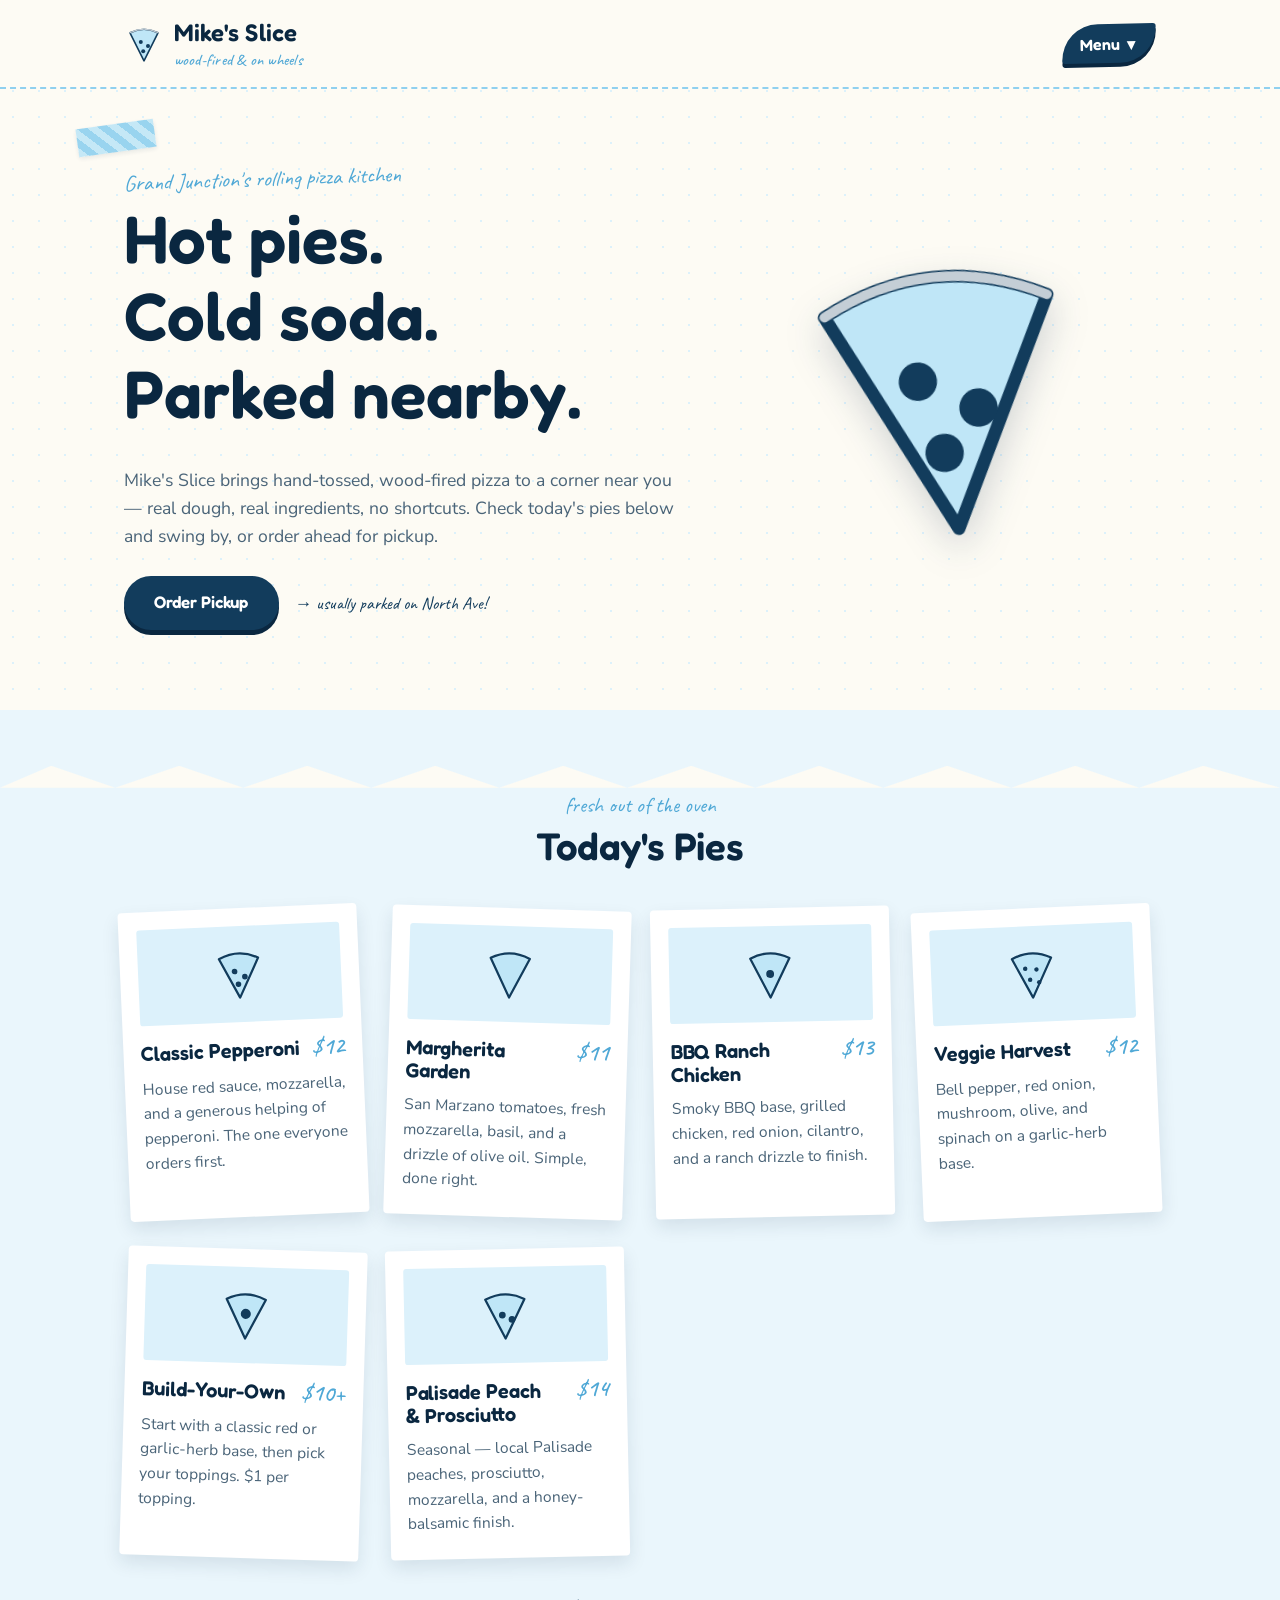
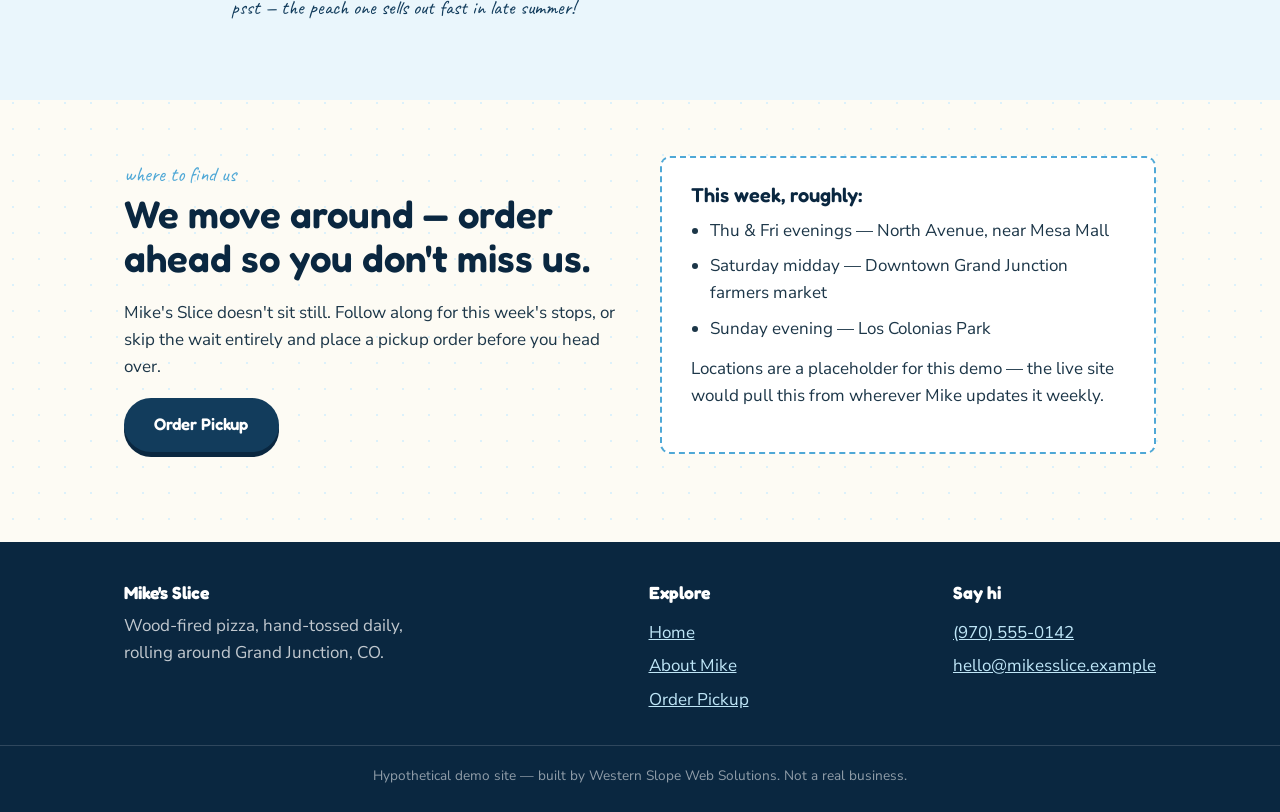
<file: index.html>
<!DOCTYPE html>
<html lang="en">
<head>
<meta charset="UTF-8">
<meta name="viewport" content="width=device-width, initial-scale=1.0">
<title>Mike's Slice — Wood-Fired Pizza Truck</title>
<meta name="description" content="Mike's Slice is a wood-fired pizza truck serving hand-tossed pies around Grand Junction, Colorado. See today's menu and order pickup.">
<link rel="icon" href="data:image/svg+xml,%3Csvg xmlns='http://www.w3.org/2000/svg' viewBox='0 0 100 100'%3E%3Cpath d='M50 92 L15 22 Q50 4 85 22 Z' fill='%238fd0ef' stroke='%23123c5c' stroke-width='6'/%3E%3Ccircle cx='42' cy='45' r='6' fill='%23123c5c'/%3E%3Ccircle cx='60' cy='55' r='6' fill='%23123c5c'/%3E%3Ccircle cx='48' cy='68' r='6' fill='%23123c5c'/%3E%3C/svg%3E">
<link rel="preconnect" href="https://fonts.googleapis.com">
<link rel="preconnect" href="https://fonts.gstatic.com" crossorigin>
<link href="https://fonts.googleapis.com/css2?family=Fredoka:wght@500;600;700&family=Caveat:wght@500;600;700&family=Nunito+Sans:wght@400;600;800&display=swap" rel="stylesheet">
<link rel="stylesheet" href="styles.css">
</head>
<body>

<header class="site-header">
  <div class="wrap">
    <a class="brand" href="index.html">
      <svg viewBox="0 0 100 100" role="img" aria-hidden="true">
        <path class="pizza-body" d="M50 92 L15 22 Q50 4 85 22 Z"/>
        <path class="pizza-crust-line" d="M15 22 Q50 4 85 22"/>
        <circle class="pizza-dot" cx="42" cy="45" r="5"/>
        <circle class="pizza-dot" cx="60" cy="55" r="5"/>
        <circle class="pizza-dot" cx="48" cy="68" r="5"/>
      </svg>
      <span class="brand-text">Mike's Slice<small>wood-fired &amp; on wheels</small></span>
    </a>
    <nav class="nav">
      <button class="menu-toggle" aria-expanded="false" aria-controls="site-menu">
        Menu <span class="chevron" aria-hidden="true">▾</span>
      </button>
      <div class="menu-panel" id="site-menu">
        <a href="index.html" aria-current="page">Home</a>
        <a href="about.html">About Mike</a>
        <a href="contact.html">Order Pickup</a>
      </div>
    </nav>
  </div>
</header>

<main>

  <section class="hero">
    <div class="tape" style="top:2.2rem; left:6%; transform:rotate(-8deg);"></div>
    <div class="wrap">
      <div class="hero-copy">
        <span class="kicker doodle">Grand Junction's rolling pizza kitchen</span>
        <h1>Hot pies.<br>Cold soda.<br>Parked nearby.</h1>
        <p>Mike's Slice brings hand-tossed, wood-fired pizza to a corner near you — real dough, real ingredients, no shortcuts. Check today's pies below and swing by, or order ahead for pickup.</p>
        <div class="hero-actions">
          <a class="btn btn-primary" href="contact.html">Order Pickup</a>
          <span class="hero-note doodle">→ usually parked on North Ave!</span>
        </div>
      </div>
      <div class="hero-art">
        <svg viewBox="0 0 100 100" role="img" aria-hidden="true">
          <path class="pizza-body" d="M50 92 L15 22 Q50 4 85 22 Z"/>
          <path class="pizza-crust-line" d="M15 22 Q50 4 85 22"/>
          <circle class="pizza-dot" cx="42" cy="45" r="6"/>
          <circle class="pizza-dot" cx="60" cy="55" r="6"/>
          <circle class="pizza-dot" cx="48" cy="68" r="6"/>
        </svg>
      </div>
    </div>
  </section>

  <section class="panel torn-top">
    <div class="wrap">
      <div class="section-heading">
        <span class="doodle">fresh out of the oven</span>
        <h2>Today's Pies</h2>
      </div>

      <div class="menu-grid">

        <article class="menu-card">
          <div class="swatch" style="background: var(--blue-pale);">
            <svg viewBox="0 0 100 100" aria-hidden="true"><path class="pizza-body" d="M50 92 L15 22 Q50 4 85 22 Z"/><circle class="pizza-dot" cx="42" cy="45" r="5"/><circle class="pizza-dot" cx="60" cy="55" r="5"/><circle class="pizza-dot" cx="48" cy="68" r="5"/></svg>
          </div>
          <h3>Classic Pepperoni <span class="price">$12</span></h3>
          <p>House red sauce, mozzarella, and a generous helping of pepperoni. The one everyone orders first.</p>
        </article>

        <article class="menu-card">
          <div class="swatch" style="background: var(--blue-pale);">
            <svg viewBox="0 0 100 100" aria-hidden="true"><path class="pizza-body" d="M50 92 L15 22 Q50 4 85 22 Z"/></svg>
          </div>
          <h3>Margherita Garden <span class="price">$11</span></h3>
          <p>San Marzano tomatoes, fresh mozzarella, basil, and a drizzle of olive oil. Simple, done right.</p>
        </article>

        <article class="menu-card">
          <div class="swatch" style="background: var(--blue-pale);">
            <svg viewBox="0 0 100 100" aria-hidden="true"><path class="pizza-body" d="M50 92 L15 22 Q50 4 85 22 Z"/><circle class="pizza-dot" cx="50" cy="50" r="7"/></svg>
          </div>
          <h3>BBQ Ranch Chicken <span class="price">$13</span></h3>
          <p>Smoky BBQ base, grilled chicken, red onion, cilantro, and a ranch drizzle to finish.</p>
        </article>

        <article class="menu-card">
          <div class="swatch" style="background: var(--blue-pale);">
            <svg viewBox="0 0 100 100" aria-hidden="true"><path class="pizza-body" d="M50 92 L15 22 Q50 4 85 22 Z"/><circle class="pizza-dot" cx="38" cy="40" r="4"/><circle class="pizza-dot" cx="58" cy="42" r="4"/><circle class="pizza-dot" cx="46" cy="60" r="4"/><circle class="pizza-dot" cx="62" cy="65" r="4"/></svg>
          </div>
          <h3>Veggie Harvest <span class="price">$12</span></h3>
          <p>Bell pepper, red onion, mushroom, olive, and spinach on a garlic-herb base.</p>
        </article>

        <article class="menu-card">
          <div class="swatch" style="background: var(--blue-pale);">
            <svg viewBox="0 0 100 100" aria-hidden="true"><path class="pizza-body" d="M50 92 L15 22 Q50 4 85 22 Z"/><circle class="pizza-dot" cx="50" cy="48" r="9"/></svg>
          </div>
          <h3>Build-Your-Own <span class="price">$10+</span></h3>
          <p>Start with a classic red or garlic-herb base, then pick your toppings. $1 per topping.</p>
        </article>

        <article class="menu-card">
          <div class="swatch" style="background: var(--blue-pale);">
            <svg viewBox="0 0 100 100" aria-hidden="true"><path class="pizza-body" d="M50 92 L15 22 Q50 4 85 22 Z"/><circle class="pizza-dot" cx="45" cy="50" r="6"/><circle class="pizza-dot" cx="62" cy="58" r="6"/></svg>
          </div>
          <h3>Palisade Peach &amp; Prosciutto <span class="price">$14</span></h3>
          <p>Seasonal — local Palisade peaches, prosciutto, mozzarella, and a honey-balsamic finish.</p>
        </article>

      </div>

      <p class="menu-note doodle">psst — the peach one sells out fast in late summer!</p>
    </div>
  </section>

  <section>
    <div class="wrap find-truck">
      <div>
        <span class="doodle" style="font-size:1.3rem;">where to find us</span>
        <h2>We move around — order ahead so you don't miss us.</h2>
        <p>Mike's Slice doesn't sit still. Follow along for this week's stops, or skip the wait entirely and place a pickup order before you head over.</p>
        <a class="btn btn-primary" href="contact.html">Order Pickup</a>
      </div>
      <div class="card">
        <h3>This week, roughly:</h3>
        <ul>
          <li>Thu &amp; Fri evenings — North Avenue, near Mesa Mall</li>
          <li>Saturday midday — Downtown Grand Junction farmers market</li>
          <li>Sunday evening — Los Colonias Park</li>
        </ul>
        <p class="hint" style="margin-top:.8rem;">Locations are a placeholder for this demo — the live site would pull this from wherever Mike updates it weekly.</p>
      </div>
    </div>
  </section>

</main>

<footer class="site-footer">
  <div class="wrap">
    <div>
      <h4>Mike's Slice</h4>
      <p style="max-width:32ch; color:rgba(255,255,255,.75);">Wood-fired pizza, hand-tossed daily, rolling around Grand Junction, CO.</p>
    </div>
    <div class="footer-links">
      <h4>Explore</h4>
      <a href="index.html">Home</a>
      <a href="about.html">About Mike</a>
      <a href="contact.html">Order Pickup</a>
    </div>
    <div class="footer-links">
      <h4>Say hi</h4>
      <a href="tel:+19705550142">(970) 555-0142</a>
      <a href="mailto:hello@mikesslice.example">hello@mikesslice.example</a>
    </div>
  </div>
  <div class="footer-fine-print">
    <div class="wrap">Hypothetical demo site — built by Western Slope Web Solutions. Not a real business.</div>
  </div>
</footer>

<script src="script.js"></script>
</body>
</html>
</file>
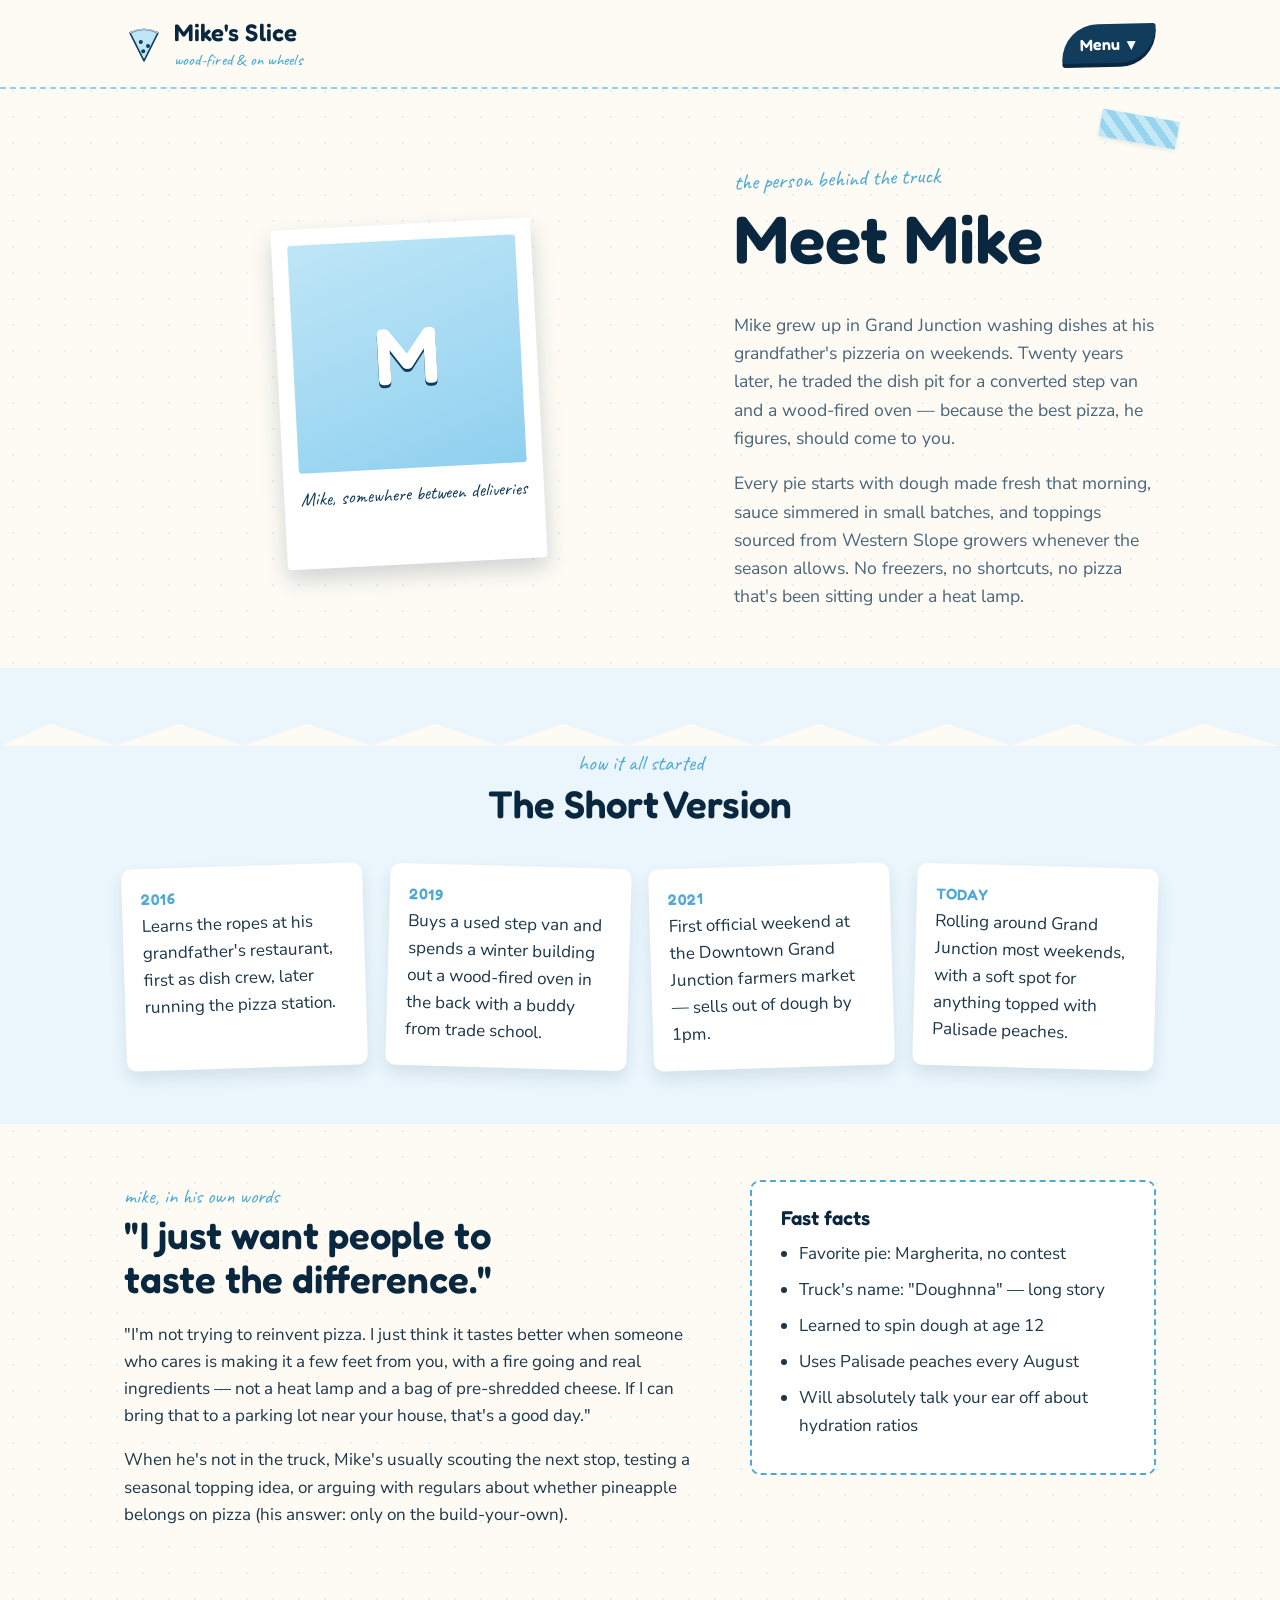
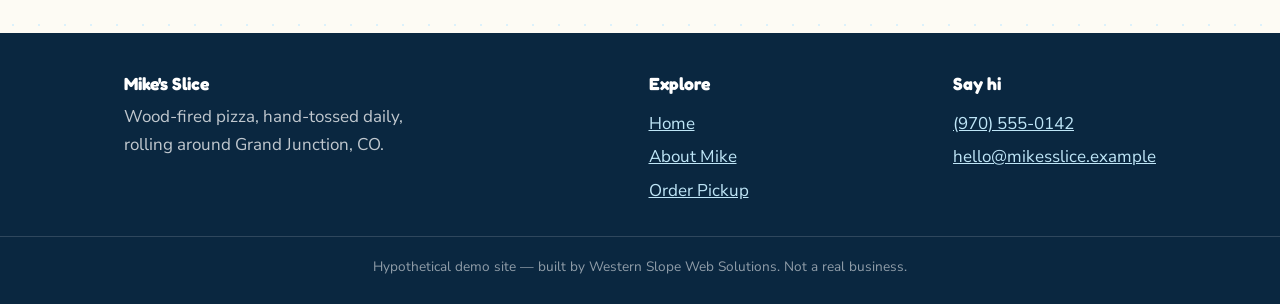
<file: about.html>
<!DOCTYPE html>
<html lang="en">
<head>
<meta charset="UTF-8">
<meta name="viewport" content="width=device-width, initial-scale=1.0">
<title>About Mike — Mike's Slice</title>
<meta name="description" content="Meet Mike, the owner of Mike's Slice — a wood-fired pizza truck serving Grand Junction, Colorado.">
<link rel="icon" href="data:image/svg+xml,%3Csvg xmlns='http://www.w3.org/2000/svg' viewBox='0 0 100 100'%3E%3Cpath d='M50 92 L15 22 Q50 4 85 22 Z' fill='%238fd0ef' stroke='%23123c5c' stroke-width='6'/%3E%3Ccircle cx='42' cy='45' r='6' fill='%23123c5c'/%3E%3Ccircle cx='60' cy='55' r='6' fill='%23123c5c'/%3E%3Ccircle cx='48' cy='68' r='6' fill='%23123c5c'/%3E%3C/svg%3E">
<link rel="preconnect" href="https://fonts.googleapis.com">
<link rel="preconnect" href="https://fonts.gstatic.com" crossorigin>
<link href="https://fonts.googleapis.com/css2?family=Fredoka:wght@500;600;700&family=Caveat:wght@500;600;700&family=Nunito+Sans:wght@400;600;800&display=swap" rel="stylesheet">
<link rel="stylesheet" href="styles.css">
</head>
<body>

<header class="site-header">
  <div class="wrap">
    <a class="brand" href="index.html">
      <svg viewBox="0 0 100 100" role="img" aria-hidden="true">
        <path class="pizza-body" d="M50 92 L15 22 Q50 4 85 22 Z"/>
        <path class="pizza-crust-line" d="M15 22 Q50 4 85 22"/>
        <circle class="pizza-dot" cx="42" cy="45" r="5"/>
        <circle class="pizza-dot" cx="60" cy="55" r="5"/>
        <circle class="pizza-dot" cx="48" cy="68" r="5"/>
      </svg>
      <span class="brand-text">Mike's Slice<small>wood-fired &amp; on wheels</small></span>
    </a>
    <nav class="nav">
      <button class="menu-toggle" aria-expanded="false" aria-controls="site-menu">
        Menu <span class="chevron" aria-hidden="true">▾</span>
      </button>
      <div class="menu-panel" id="site-menu">
        <a href="index.html">Home</a>
        <a href="about.html" aria-current="page">About Mike</a>
        <a href="contact.html">Order Pickup</a>
      </div>
    </nav>
  </div>
</header>

<main>

  <section class="hero" style="padding-bottom: 2.5rem;">
    <div class="tape" style="top:1.6rem; right:8%; transform:rotate(10deg);"></div>
    <div class="wrap about-hero">
      <div class="portrait-frame">
        <div class="portrait-badge"><span>M</span></div>
        <p class="portrait-caption">Mike, somewhere between deliveries</p>
      </div>
      <div class="hero-copy">
        <span class="kicker doodle">the person behind the truck</span>
        <h1>Meet Mike</h1>
        <p>Mike grew up in Grand Junction washing dishes at his grandfather's pizzeria on weekends. Twenty years later, he traded the dish pit for a converted step van and a wood-fired oven — because the best pizza, he figures, should come to you.</p>
        <p>Every pie starts with dough made fresh that morning, sauce simmered in small batches, and toppings sourced from Western Slope growers whenever the season allows. No freezers, no shortcuts, no pizza that's been sitting under a heat lamp.</p>
      </div>
    </div>
  </section>

  <section class="panel torn-top">
    <div class="wrap">
      <div class="section-heading">
        <span class="doodle">how it all started</span>
        <h2>The Short Version</h2>
      </div>
      <div class="timeline">
        <div class="stamp">
          <div class="year">2016</div>
          <p style="margin-bottom:0;">Learns the ropes at his grandfather's restaurant, first as dish crew, later running the pizza station.</p>
        </div>
        <div class="stamp">
          <div class="year">2019</div>
          <p style="margin-bottom:0;">Buys a used step van and spends a winter building out a wood-fired oven in the back with a buddy from trade school.</p>
        </div>
        <div class="stamp">
          <div class="year">2021</div>
          <p style="margin-bottom:0;">First official weekend at the Downtown Grand Junction farmers market — sells out of dough by 1pm.</p>
        </div>
        <div class="stamp">
          <div class="year">Today</div>
          <p style="margin-bottom:0;">Rolling around Grand Junction most weekends, with a soft spot for anything topped with Palisade peaches.</p>
        </div>
      </div>
    </div>
  </section>

  <section>
    <div class="wrap about-grid">
      <div>
        <span class="doodle" style="font-size:1.3rem;">mike, in his own words</span>
        <h2>"I just want people to taste the difference."</h2>
        <p>"I'm not trying to reinvent pizza. I just think it tastes better when someone who cares is making it a few feet from you, with a fire going and real ingredients — not a heat lamp and a bag of pre-shredded cheese. If I can bring that to a parking lot near your house, that's a good day."</p>
        <p>When he's not in the truck, Mike's usually scouting the next stop, testing a seasonal topping idea, or arguing with regulars about whether pineapple belongs on pizza (his answer: only on the build-your-own).</p>
      </div>
      <div class="fun-facts">
        <h3>Fast facts</h3>
        <ul>
          <li>Favorite pie: Margherita, no contest</li>
          <li>Truck's name: "Doughnna" — long story</li>
          <li>Learned to spin dough at age 12</li>
          <li>Uses Palisade peaches every August</li>
          <li>Will absolutely talk your ear off about hydration ratios</li>
        </ul>
      </div>
    </div>
  </section>

</main>

<footer class="site-footer">
  <div class="wrap">
    <div>
      <h4>Mike's Slice</h4>
      <p style="max-width:32ch; color:rgba(255,255,255,.75);">Wood-fired pizza, hand-tossed daily, rolling around Grand Junction, CO.</p>
    </div>
    <div class="footer-links">
      <h4>Explore</h4>
      <a href="index.html">Home</a>
      <a href="about.html">About Mike</a>
      <a href="contact.html">Order Pickup</a>
    </div>
    <div class="footer-links">
      <h4>Say hi</h4>
      <a href="tel:+19705550142">(970) 555-0142</a>
      <a href="mailto:hello@mikesslice.example">hello@mikesslice.example</a>
    </div>
  </div>
  <div class="footer-fine-print">
    <div class="wrap">Hypothetical demo site — built by Western Slope Web Solutions. Not a real business.</div>
  </div>
</footer>

<script src="script.js"></script>
</body>
</html>
</file>
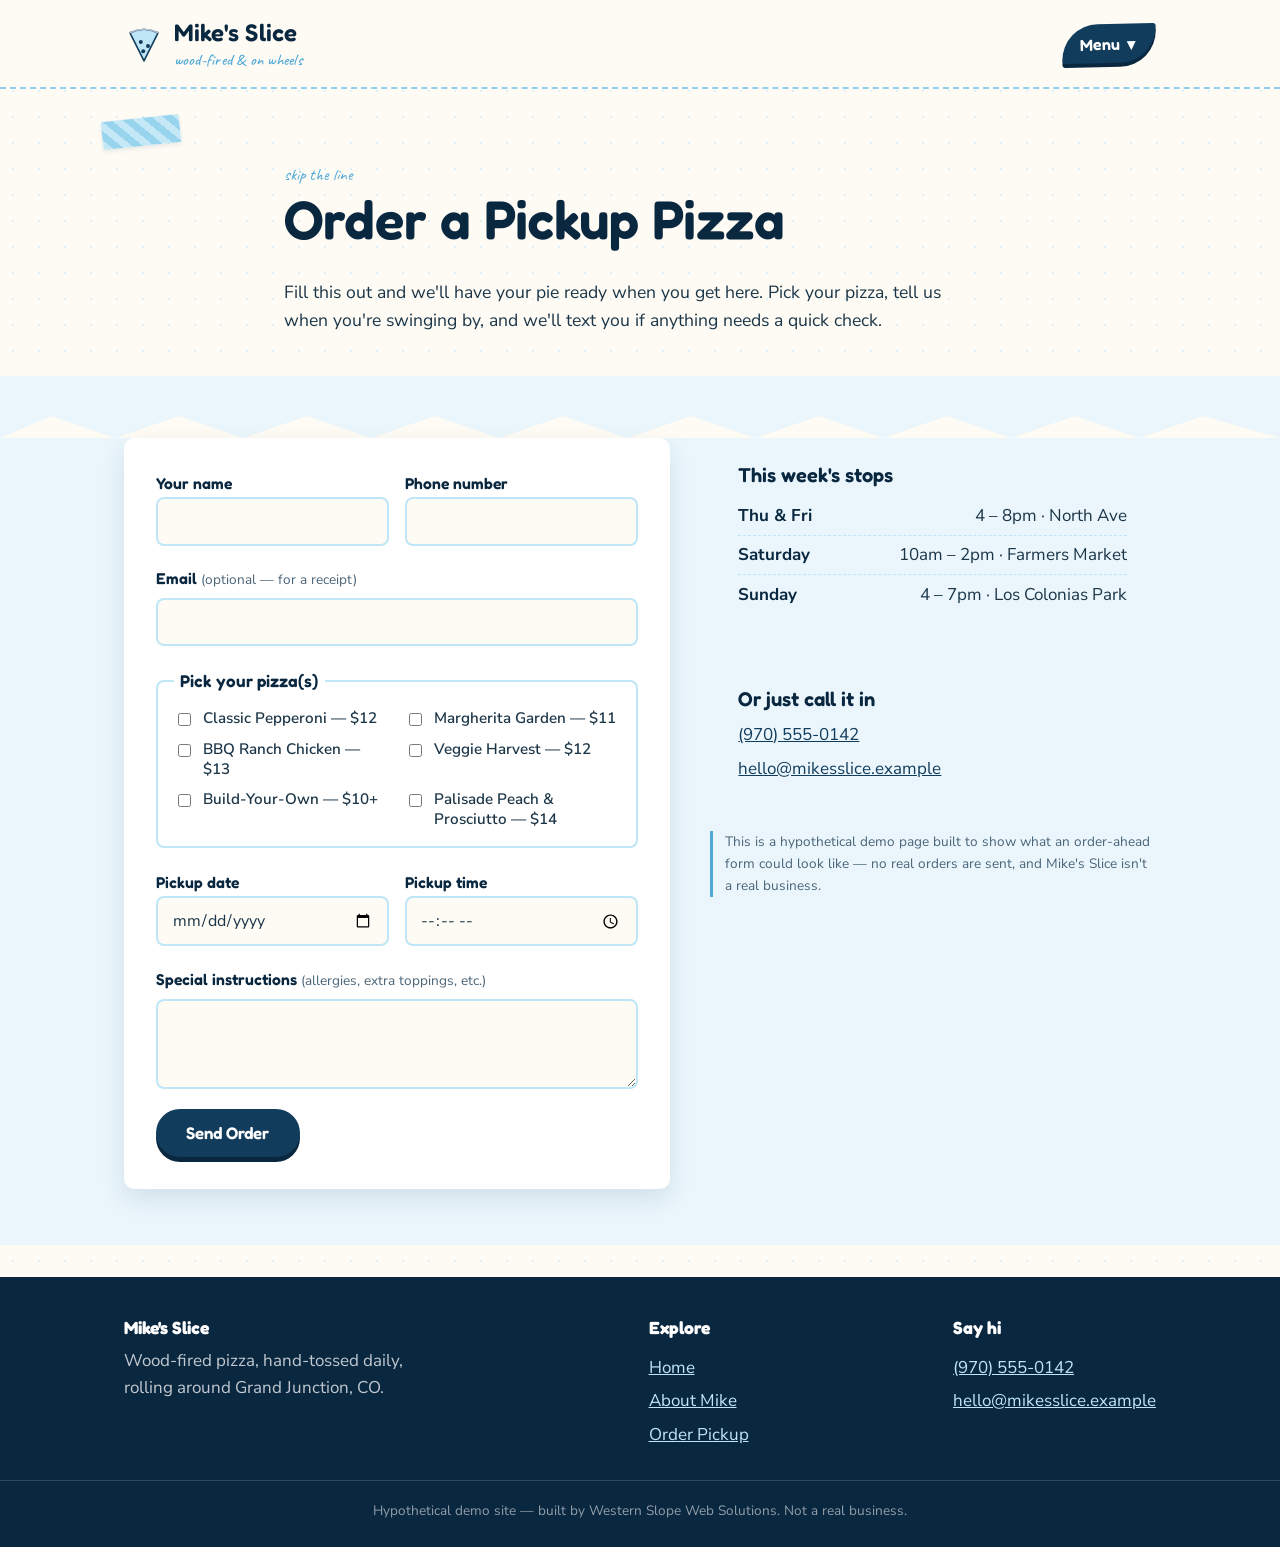
<file: contact.html>
<!DOCTYPE html>
<html lang="en">
<head>
<meta charset="UTF-8">
<meta name="viewport" content="width=device-width, initial-scale=1.0">
<title>Order Pickup — Mike's Slice</title>
<meta name="description" content="Place a pickup order with Mike's Slice, Grand Junction's wood-fired pizza truck.">
<link rel="icon" href="data:image/svg+xml,%3Csvg xmlns='http://www.w3.org/2000/svg' viewBox='0 0 100 100'%3E%3Cpath d='M50 92 L15 22 Q50 4 85 22 Z' fill='%238fd0ef' stroke='%23123c5c' stroke-width='6'/%3E%3Ccircle cx='42' cy='45' r='6' fill='%23123c5c'/%3E%3Ccircle cx='60' cy='55' r='6' fill='%23123c5c'/%3E%3Ccircle cx='48' cy='68' r='6' fill='%23123c5c'/%3E%3C/svg%3E">
<link rel="preconnect" href="https://fonts.googleapis.com">
<link rel="preconnect" href="https://fonts.gstatic.com" crossorigin>
<link href="https://fonts.googleapis.com/css2?family=Fredoka:wght@500;600;700&family=Caveat:wght@500;600;700&family=Nunito+Sans:wght@400;600;800&display=swap" rel="stylesheet">
<link rel="stylesheet" href="styles.css">
</head>
<body>

<header class="site-header">
  <div class="wrap">
    <a class="brand" href="index.html">
      <svg viewBox="0 0 100 100" role="img" aria-hidden="true">
        <path class="pizza-body" d="M50 92 L15 22 Q50 4 85 22 Z"/>
        <path class="pizza-crust-line" d="M15 22 Q50 4 85 22"/>
        <circle class="pizza-dot" cx="42" cy="45" r="5"/>
        <circle class="pizza-dot" cx="60" cy="55" r="5"/>
        <circle class="pizza-dot" cx="48" cy="68" r="5"/>
      </svg>
      <span class="brand-text">Mike's Slice<small>wood-fired &amp; on wheels</small></span>
    </a>
    <nav class="nav">
      <button class="menu-toggle" aria-expanded="false" aria-controls="site-menu">
        Menu <span class="chevron" aria-hidden="true">▾</span>
      </button>
      <div class="menu-panel" id="site-menu">
        <a href="index.html">Home</a>
        <a href="about.html">About Mike</a>
        <a href="contact.html" aria-current="page">Order Pickup</a>
      </div>
    </nav>
  </div>
</header>

<main>

  <section class="hero" style="padding-bottom: 1.5rem;">
    <div class="tape" style="top:1.8rem; left:8%; transform:rotate(-6deg);"></div>
    <div class="wrap" style="display:block; max-width:760px;">
      <span class="kicker doodle">skip the line</span>
      <h1 style="font-size:clamp(2.2rem,5vw,3.4rem);">Order a Pickup Pizza</h1>
      <p style="font-size:1.1rem;">Fill this out and we'll have your pie ready when you get here. Pick your pizza, tell us when you're swinging by, and we'll text you if anything needs a quick check.</p>
    </div>
  </section>

  <section class="panel torn-top" style="padding-top:2.5rem;">
    <div class="wrap contact-grid">

      <div>
        <!--
          Netlify Forms setup note (for the live site, not this local demo):
          Netlify auto-detects any <form> with a `data-netlify="true"` attribute
          and a matching hidden "form-name" input at build/deploy time, then
          emails submissions to whoever manages the site — no backend needed.
          The honeypot field below (netlify-honeypot) is Netlify's built-in
          spam trap. This only activates once the site is deployed on Netlify;
          it does nothing when the file is opened locally or hosted elsewhere,
          which is why script.js also shows an on-page confirmation message
          for demo/testing purposes (data-demo-mode="true" below — remove that
          attribute, and the JS block that reads it, once this goes live).
        -->
        <form
          class="order-form"
          id="order-form"
          name="pickup-order"
          method="POST"
          data-netlify="true"
          netlify-honeypot="bot-field"
          data-demo-mode="true"
        >
          <input type="hidden" name="form-name" value="pickup-order">
          <p class="visually-hidden">
            <label>Don't fill this out if you're human: <input name="bot-field"></label>
          </p>

          <div class="form-row two-up">
            <div>
              <label for="name">Your name</label>
              <input type="text" id="name" name="name" required>
            </div>
            <div>
              <label for="phone">Phone number</label>
              <input type="tel" id="phone" name="phone" required>
            </div>
          </div>

          <div class="form-row">
            <label for="email">Email <span class="hint">(optional — for a receipt)</span></label>
            <input type="email" id="email" name="email">
          </div>

          <fieldset>
            <legend>Pick your pizza(s)</legend>
            <div class="checkbox-grid">
              <label><input type="checkbox" name="pizza" value="Classic Pepperoni"> Classic Pepperoni — $12</label>
              <label><input type="checkbox" name="pizza" value="Margherita Garden"> Margherita Garden — $11</label>
              <label><input type="checkbox" name="pizza" value="BBQ Ranch Chicken"> BBQ Ranch Chicken — $13</label>
              <label><input type="checkbox" name="pizza" value="Veggie Harvest"> Veggie Harvest — $12</label>
              <label><input type="checkbox" name="pizza" value="Build-Your-Own"> Build-Your-Own — $10+</label>
              <label><input type="checkbox" name="pizza" value="Palisade Peach & Prosciutto"> Palisade Peach &amp; Prosciutto — $14</label>
            </div>
          </fieldset>

          <div class="form-row two-up">
            <div>
              <label for="pickup-date">Pickup date</label>
              <input type="date" id="pickup-date" name="pickup-date" required>
            </div>
            <div>
              <label for="pickup-time">Pickup time</label>
              <input type="time" id="pickup-time" name="pickup-time" required>
            </div>
          </div>

          <div class="form-row">
            <label for="notes">Special instructions <span class="hint">(allergies, extra toppings, etc.)</span></label>
            <textarea id="notes" name="notes"></textarea>
          </div>

          <button type="submit" class="btn btn-primary">Send Order</button>

          <div class="form-confirm" id="form-confirm" role="status" aria-live="polite"></div>
        </form>
      </div>

      <aside>
        <div class="info-card">
          <h3>This week's stops</h3>
          <ul class="hours-list">
            <li><span>Thu &amp; Fri</span><span>4 – 8pm · North Ave</span></li>
            <li><span>Saturday</span><span>10am – 2pm · Farmers Market</span></li>
            <li><span>Sunday</span><span>4 – 7pm · Los Colonias Park</span></li>
          </ul>
        </div>
        <div class="info-card">
          <h3>Or just call it in</h3>
          <p style="margin-bottom:.4rem;"><a href="tel:+19705550142">(970) 555-0142</a></p>
          <p style="margin-bottom:0;"><a href="mailto:hello@mikesslice.example">hello@mikesslice.example</a></p>
        </div>
        <p class="demo-flag">This is a hypothetical demo page built to show what an order-ahead form could look like — no real orders are sent, and Mike's Slice isn't a real business.</p>
      </aside>

    </div>
  </section>

</main>

<footer class="site-footer">
  <div class="wrap">
    <div>
      <h4>Mike's Slice</h4>
      <p style="max-width:32ch; color:rgba(255,255,255,.75);">Wood-fired pizza, hand-tossed daily, rolling around Grand Junction, CO.</p>
    </div>
    <div class="footer-links">
      <h4>Explore</h4>
      <a href="index.html">Home</a>
      <a href="about.html">About Mike</a>
      <a href="contact.html">Order Pickup</a>
    </div>
    <div class="footer-links">
      <h4>Say hi</h4>
      <a href="tel:+19705550142">(970) 555-0142</a>
      <a href="mailto:hello@mikesslice.example">hello@mikesslice.example</a>
    </div>
  </div>
  <div class="footer-fine-print">
    <div class="wrap">Hypothetical demo site — built by Western Slope Web Solutions. Not a real business.</div>
  </div>
</footer>

<script src="script.js"></script>
</body>
</html>
</file>
<file: styles.css>
/* ============================================================
   Mike's Slice — scrapbook-themed pizza truck demo site
   Palette: baby blue / white / dark navy. Fonts: Fredoka (display),
   Caveat (handwritten accents), Nunito Sans (body).
   ============================================================ */

:root {
  --paper: #fdfbf4;
  --paper-panel: #eaf6fc;
  --blue-pale: #dcf1fb;
  --blue-light: #bfe6f7;
  --blue: #8fd0ef;
  --blue-deep: #4fa8d6;
  --navy: #123c5c;
  --navy-deep: #0a2740;
  --ink: #1c3648;
  --ink-soft: #4a6478;
  --white: #ffffff;
  --shadow: rgba(10, 39, 64, 0.18);
  --shadow-soft: rgba(10, 39, 64, 0.1);
  --radius: 10px;
  --max: 1080px;
}

*,
*::before,
*::after {
  box-sizing: border-box;
}

html {
  scroll-behavior: smooth;
}

body {
  margin: 0;
  background-color: var(--paper);
  background-image: radial-gradient(var(--blue-pale) 1.4px, transparent 1.4px);
  background-size: 26px 26px;
  color: var(--ink);
  font-family: "Nunito Sans", system-ui, -apple-system, sans-serif;
  font-size: 17px;
  line-height: 1.6;
}

img {
  max-width: 100%;
}

h1,
h2,
h3,
h4 {
  font-family: "Fredoka", system-ui, sans-serif;
  color: var(--navy-deep);
  line-height: 1.15;
  margin: 0 0 0.5em;
  text-wrap: balance;
}

h1 {
  font-size: clamp(2.4rem, 6vw, 4.2rem);
  font-weight: 600;
}

h2 {
  font-size: clamp(1.7rem, 4vw, 2.4rem);
  font-weight: 600;
}

h3 {
  font-size: 1.25rem;
  font-weight: 600;
}

p {
  margin: 0 0 1em;
  max-width: 62ch;
}

a {
  color: var(--navy);
}

.doodle {
  font-family: "Caveat", cursive;
  color: var(--blue-deep);
}

.wrap {
  max-width: var(--max);
  margin: 0 auto;
  padding: 0 1.5rem;
}

.visually-hidden {
  position: absolute;
  width: 1px;
  height: 1px;
  overflow: hidden;
  clip: rect(0 0 0 0);
  white-space: nowrap;
}

/* ---------------- Pizza slice icon (reused site-wide) ---------------- */

.pizza-body {
  fill: var(--blue-light);
  stroke: var(--navy);
  stroke-width: 4;
  stroke-linejoin: round;
}

.pizza-crust-line {
  fill: none;
  stroke: var(--white);
  stroke-width: 3;
  stroke-linecap: round;
  opacity: 0.75;
}

.pizza-dot {
  fill: var(--navy);
}

/* ---------------- Header / Nav ---------------- */

.site-header {
  position: sticky;
  top: 0;
  z-index: 50;
  background: rgba(253, 251, 244, 0.92);
  backdrop-filter: blur(6px);
  border-bottom: 2px dashed var(--blue);
}

.site-header .wrap {
  display: flex;
  align-items: center;
  justify-content: space-between;
  padding-top: 0.85rem;
  padding-bottom: 0.85rem;
  position: relative;
}

.brand {
  display: flex;
  align-items: center;
  gap: 0.6rem;
  text-decoration: none;
}

.brand svg {
  width: 40px;
  height: 40px;
  flex-shrink: 0;
}

.brand-text {
  font-family: "Fredoka", sans-serif;
  font-size: 1.5rem;
  font-weight: 600;
  color: var(--navy-deep);
  letter-spacing: 0.01em;
}

.brand-text small {
  display: block;
  font-family: "Caveat", cursive;
  font-size: 1rem;
  font-weight: 500;
  color: var(--blue-deep);
  margin-top: -4px;
}

/* Menu dropdown */
.nav {
  position: relative;
}

.menu-toggle {
  display: inline-flex;
  align-items: center;
  gap: 0.45rem;
  font-family: "Fredoka", sans-serif;
  font-size: 1rem;
  font-weight: 600;
  color: var(--white);
  background: var(--navy);
  border: none;
  border-radius: 100px 8px 100px 8px;
  padding: 0.6rem 1.3rem 0.6rem 1.1rem;
  cursor: pointer;
  box-shadow: 0 4px 0 var(--navy-deep);
  transform: rotate(-1.2deg);
  transition: transform 0.15s ease, box-shadow 0.15s ease;
}

.menu-toggle:hover {
  transform: rotate(0deg) translateY(-1px);
}

.menu-toggle:active {
  transform: translateY(2px);
  box-shadow: 0 2px 0 var(--navy-deep);
}

.menu-toggle .chevron {
  transition: transform 0.2s ease;
  display: inline-block;
}

.menu-toggle[aria-expanded="true"] .chevron {
  transform: rotate(180deg);
}

.menu-panel {
  position: absolute;
  top: calc(100% + 10px);
  right: 0;
  min-width: 220px;
  background: var(--white);
  border: 2px solid var(--navy);
  border-radius: var(--radius);
  box-shadow: 0 10px 24px var(--shadow);
  padding: 0.6rem;
  display: none;
  flex-direction: column;
  gap: 0.15rem;
}

.menu-panel::before {
  content: "";
  position: absolute;
  top: -9px;
  right: 28px;
  width: 16px;
  height: 16px;
  background: var(--white);
  border-left: 2px solid var(--navy);
  border-top: 2px solid var(--navy);
  transform: rotate(45deg);
}

.menu-panel.open {
  display: flex;
}

.menu-panel a {
  display: block;
  text-decoration: none;
  color: var(--ink);
  font-family: "Fredoka", sans-serif;
  font-weight: 500;
  font-size: 1.05rem;
  padding: 0.55rem 0.8rem;
  border-radius: 6px;
}

.menu-panel a:hover {
  background: var(--blue-pale);
}

.menu-panel a[aria-current="page"] {
  background: var(--blue-light);
  color: var(--navy-deep);
  font-weight: 700;
}

.menu-panel a[aria-current="page"]::after {
  content: " ✓";
}

/* ---------------- Buttons ---------------- */

.btn {
  display: inline-block;
  font-family: "Fredoka", sans-serif;
  font-weight: 600;
  font-size: 1.05rem;
  text-decoration: none;
  padding: 0.85rem 1.9rem;
  border-radius: 100px;
  border: none;
  cursor: pointer;
  transition: transform 0.15s ease, box-shadow 0.15s ease;
}

.btn-primary {
  background: var(--navy);
  color: var(--white);
  box-shadow: 0 5px 0 var(--navy-deep);
}

.btn-primary:hover {
  transform: translateY(-2px);
}

.btn-primary:active {
  transform: translateY(3px);
  box-shadow: 0 2px 0 var(--navy-deep);
}

/* ---------------- Tape / pin decorations ---------------- */

.tape {
  position: absolute;
  width: 78px;
  height: 28px;
  background: repeating-linear-gradient(
    45deg,
    var(--blue-light),
    var(--blue-light) 7px,
    var(--blue) 7px,
    var(--blue) 14px
  );
  opacity: 0.9;
  box-shadow: 0 2px 5px var(--shadow-soft);
  pointer-events: none;
}

.pin {
  position: absolute;
  width: 16px;
  height: 16px;
  border-radius: 50%;
  background: radial-gradient(circle at 35% 30%, #fff, var(--blue-deep) 60%, var(--navy) 100%);
  box-shadow: 0 3px 4px var(--shadow);
  pointer-events: none;
}

/* ---------------- Hero ---------------- */

.hero {
  position: relative;
  overflow: hidden;
  padding: 4.5rem 0 5rem;
}

.hero .wrap {
  display: grid;
  grid-template-columns: 1.15fr 0.85fr;
  gap: 2.5rem;
  align-items: center;
  position: relative;
}

.hero-copy .kicker {
  font-family: "Caveat", cursive;
  font-size: 1.4rem;
  color: var(--blue-deep);
  transform: rotate(-2deg);
  display: inline-block;
  margin-bottom: 0.2rem;
}

.hero-copy p {
  font-size: 1.1rem;
  color: var(--ink-soft);
}

.hero-actions {
  display: flex;
  gap: 1rem;
  flex-wrap: wrap;
  margin-top: 1.6rem;
}

.hero-note {
  font-family: "Caveat", cursive;
  font-size: 1.1rem;
  color: var(--navy);
  align-self: center;
}

/* Pizza slice illustration */
.hero-art {
  position: relative;
  display: flex;
  justify-content: center;
  align-items: center;
}

.hero-art svg {
  width: 100%;
  max-width: 320px;
  filter: drop-shadow(0 14px 18px var(--shadow));
  transform: rotate(-6deg);
}

/* ---------------- Sections ---------------- */

section {
  padding: 3.5rem 0;
  position: relative;
}

.section-heading {
  text-align: center;
  margin-bottom: 2.5rem;
}

.section-heading .doodle {
  display: block;
  font-size: 1.35rem;
  margin-bottom: 0.1rem;
}

.panel {
  background: var(--paper-panel);
}

/* torn paper edge above a panel */
.torn-top {
  position: relative;
}

.torn-top::before {
  content: "";
  display: block;
  height: 22px;
  background: var(--paper);
  clip-path: polygon(
    0% 100%, 4% 0%, 9% 100%, 14% 0%, 19% 100%, 24% 0%, 29% 100%, 34% 0%,
    39% 100%, 44% 0%, 49% 100%, 54% 0%, 59% 100%, 64% 0%, 69% 100%, 74% 0%,
    79% 100%, 84% 0%, 89% 100%, 94% 0%, 100% 100%, 100% 100%, 0 100%
  );
}

/* ---------------- Menu grid (polaroid cards) ---------------- */

.menu-grid {
  display: grid;
  grid-template-columns: repeat(auto-fit, minmax(230px, 1fr));
  gap: 2rem 1.6rem;
}

.menu-card {
  position: relative;
  background: var(--white);
  border-radius: 4px;
  padding: 1.1rem 1.1rem 1.4rem;
  box-shadow: 0 8px 18px var(--shadow-soft);
  transform: rotate(var(--tilt, -2deg));
  transition: transform 0.2s ease, box-shadow 0.2s ease;
}

.menu-card:hover {
  transform: rotate(0deg) translateY(-4px);
  box-shadow: 0 14px 24px var(--shadow);
}

.menu-card:nth-child(3n + 1) {
  --tilt: -2.5deg;
}
.menu-card:nth-child(3n + 2) {
  --tilt: 1.8deg;
}
.menu-card:nth-child(3n + 3) {
  --tilt: -1.2deg;
}

.menu-card .swatch {
  height: 96px;
  border-radius: 3px;
  margin-bottom: 0.9rem;
  display: flex;
  align-items: center;
  justify-content: center;
}

.menu-card .swatch svg {
  width: 56px;
  height: 56px;
}

.menu-card h3 {
  display: flex;
  justify-content: space-between;
  align-items: baseline;
  gap: 0.5rem;
}

.menu-card .price {
  font-family: "Caveat", cursive;
  font-size: 1.5rem;
  color: var(--blue-deep);
  white-space: nowrap;
}

.menu-card p {
  color: var(--ink-soft);
  font-size: 0.97rem;
  margin-bottom: 0;
}

.menu-note {
  text-align: center;
  margin-top: 2.2rem;
  font-family: "Caveat", cursive;
  font-size: 1.25rem;
  color: var(--navy);
}

/* ---------------- Find the truck ---------------- */

.find-truck {
  display: grid;
  grid-template-columns: 1fr 1fr;
  gap: 2.5rem;
  align-items: center;
}

.find-truck .card {
  background: var(--white);
  border: 2px dashed var(--blue-deep);
  border-radius: var(--radius);
  padding: 1.6rem 1.8rem;
}

.find-truck ul {
  margin: 0;
  padding-left: 1.2rem;
}

.find-truck li {
  margin-bottom: 0.5rem;
}

/* ---------------- Footer ---------------- */

.site-footer {
  background: var(--navy-deep);
  color: var(--blue-pale);
  padding: 2.6rem 0 1.6rem;
  margin-top: 2rem;
}

.site-footer .wrap {
  display: flex;
  flex-wrap: wrap;
  justify-content: space-between;
  gap: 1.5rem;
}

.site-footer h4 {
  color: var(--white);
  font-size: 1.1rem;
}

.site-footer a {
  color: var(--blue-light);
}

.footer-links {
  display: flex;
  flex-direction: column;
  gap: 0.4rem;
}

.footer-fine-print {
  border-top: 1px solid rgba(255, 255, 255, 0.15);
  margin-top: 2rem;
  padding-top: 1.2rem;
  text-align: center;
  font-size: 0.85rem;
  color: rgba(255, 255, 255, 0.55);
}

.footer-fine-print .wrap {
  display: block;
}

/* ---------------- About page ---------------- */

.about-hero {
  display: grid;
  grid-template-columns: 0.85fr 1.15fr;
  gap: 2.5rem;
  align-items: center;
}

.portrait-frame {
  position: relative;
  background: var(--white);
  border-radius: 4px;
  padding: 1rem 1rem 2.2rem;
  box-shadow: 0 10px 22px var(--shadow);
  transform: rotate(-3deg);
  max-width: 320px;
  margin: 0 auto;
}

.portrait-badge {
  aspect-ratio: 1;
  border-radius: 3px;
  background: linear-gradient(160deg, var(--blue-light), var(--blue));
  display: flex;
  align-items: center;
  justify-content: center;
  overflow: hidden;
}

.portrait-badge span {
  font-family: "Fredoka", sans-serif;
  font-size: 5rem;
  font-weight: 600;
  color: var(--white);
  text-shadow: 0 3px 0 var(--navy);
}

.portrait-caption {
  text-align: center;
  font-family: "Caveat", cursive;
  font-size: 1.2rem;
  color: var(--navy);
  margin-top: 0.7rem;
}

.timeline {
  display: grid;
  grid-template-columns: repeat(auto-fit, minmax(200px, 1fr));
  gap: 1.4rem;
  margin-top: 1rem;
}

.timeline .stamp {
  position: relative;
  background: var(--white);
  border-radius: var(--radius);
  padding: 1.2rem 1.2rem 1.4rem;
  box-shadow: 0 8px 16px var(--shadow-soft);
  transform: rotate(var(--tilt, -1.5deg));
}

.timeline .stamp:nth-child(odd) {
  --tilt: -1.8deg;
}
.timeline .stamp:nth-child(even) {
  --tilt: 1.6deg;
}

.timeline .year {
  font-family: "Fredoka", sans-serif;
  font-weight: 600;
  color: var(--blue-deep);
  font-size: 0.95rem;
  letter-spacing: 0.04em;
  text-transform: uppercase;
}

.fun-facts {
  background: var(--white);
  border: 2px dashed var(--blue-deep);
  border-radius: var(--radius);
  padding: 1.6rem 1.8rem;
}

.fun-facts ul {
  margin: 0;
  padding-left: 1.1rem;
}

.fun-facts li {
  margin-bottom: 0.55rem;
}

.about-grid {
  display: grid;
  grid-template-columns: 1.3fr 0.9fr;
  gap: 2.5rem;
  align-items: start;
}

/* ---------------- Contact / order page ---------------- */

.contact-grid {
  display: grid;
  grid-template-columns: 1.1fr 0.9fr;
  gap: 2.5rem;
  align-items: start;
}

.order-form {
  background: var(--white);
  border-radius: var(--radius);
  padding: 2rem;
  box-shadow: 0 10px 24px var(--shadow-soft);
  position: relative;
}

.form-row {
  display: grid;
  gap: 0.4rem;
  margin-bottom: 1.3rem;
}

.form-row.two-up {
  grid-template-columns: 1fr 1fr;
  gap: 1rem;
}

.form-row label {
  font-family: "Fredoka", sans-serif;
  font-weight: 600;
  font-size: 0.98rem;
  color: var(--navy-deep);
}

.form-row .hint {
  font-family: "Nunito Sans", sans-serif;
  font-weight: 400;
  font-size: 0.85rem;
  color: var(--ink-soft);
}

input,
select,
textarea {
  font-family: "Nunito Sans", sans-serif;
  font-size: 1rem;
  color: var(--ink);
  background: var(--paper);
  border: 2px solid var(--blue-light);
  border-radius: 8px;
  padding: 0.7rem 0.85rem;
  width: 100%;
}

input:focus,
select:focus,
textarea:focus {
  outline: none;
  border-color: var(--blue-deep);
}

fieldset {
  border: 2px solid var(--blue-light);
  border-radius: 8px;
  padding: 0.9rem 1rem 1rem;
  margin: 0 0 1.3rem;
}

fieldset legend {
  font-family: "Fredoka", sans-serif;
  font-weight: 600;
  color: var(--navy-deep);
  padding: 0 0.4rem;
}

.checkbox-grid {
  display: grid;
  grid-template-columns: repeat(auto-fit, minmax(210px, 1fr));
  gap: 0.7rem 1rem;
}

.checkbox-grid label {
  display: flex;
  align-items: flex-start;
  gap: 0.55rem;
  font-family: "Nunito Sans", sans-serif;
  font-weight: 600;
  font-size: 0.95rem;
  color: var(--ink);
  line-height: 1.3;
}

.checkbox-grid input {
  width: auto;
  flex-shrink: 0;
  margin-top: 0.25rem;
}

textarea {
  resize: vertical;
  min-height: 90px;
}

.form-confirm {
  display: none;
  background: var(--blue-pale);
  border: 2px dashed var(--blue-deep);
  border-radius: 8px;
  padding: 1rem 1.2rem;
  margin-top: 1rem;
  font-family: "Caveat", cursive;
  font-size: 1.2rem;
  color: var(--navy-deep);
}

.form-confirm.show {
  display: block;
}

.info-card {
  background: var(--paper-panel);
  border-radius: var(--radius);
  padding: 1.6rem 1.8rem;
  margin-bottom: 1.5rem;
}

.info-card h3 {
  margin-bottom: 0.6rem;
}

.hours-list {
  list-style: none;
  margin: 0;
  padding: 0;
}

.hours-list li {
  display: flex;
  flex-wrap: wrap;
  justify-content: space-between;
  gap: 0.15rem 1rem;
  padding: 0.35rem 0;
  border-bottom: 1px dashed var(--blue-light);
}

.hours-list li span:first-child {
  font-weight: 700;
  color: var(--navy-deep);
}

.hours-list li:last-child {
  border-bottom: none;
}

.demo-flag {
  font-size: 0.85rem;
  color: var(--ink-soft);
  border-left: 3px solid var(--blue-deep);
  padding-left: 0.8rem;
  margin-top: 1.5rem;
}

/* ---------------- Responsive ---------------- */

@media (max-width: 800px) {
  .hero .wrap,
  .about-hero,
  .about-grid,
  .contact-grid,
  .find-truck {
    grid-template-columns: 1fr;
  }

  .hero-art {
    order: -1;
  }

  .hero-art svg {
    max-width: 200px;
  }

  .form-row.two-up {
    grid-template-columns: 1fr;
  }

  .site-footer .wrap {
    flex-direction: column;
  }
}

@media (max-width: 520px) {
  .brand-text {
    font-size: 1.2rem;
  }

  h1 {
    font-size: 2.3rem;
  }
}
</file>
